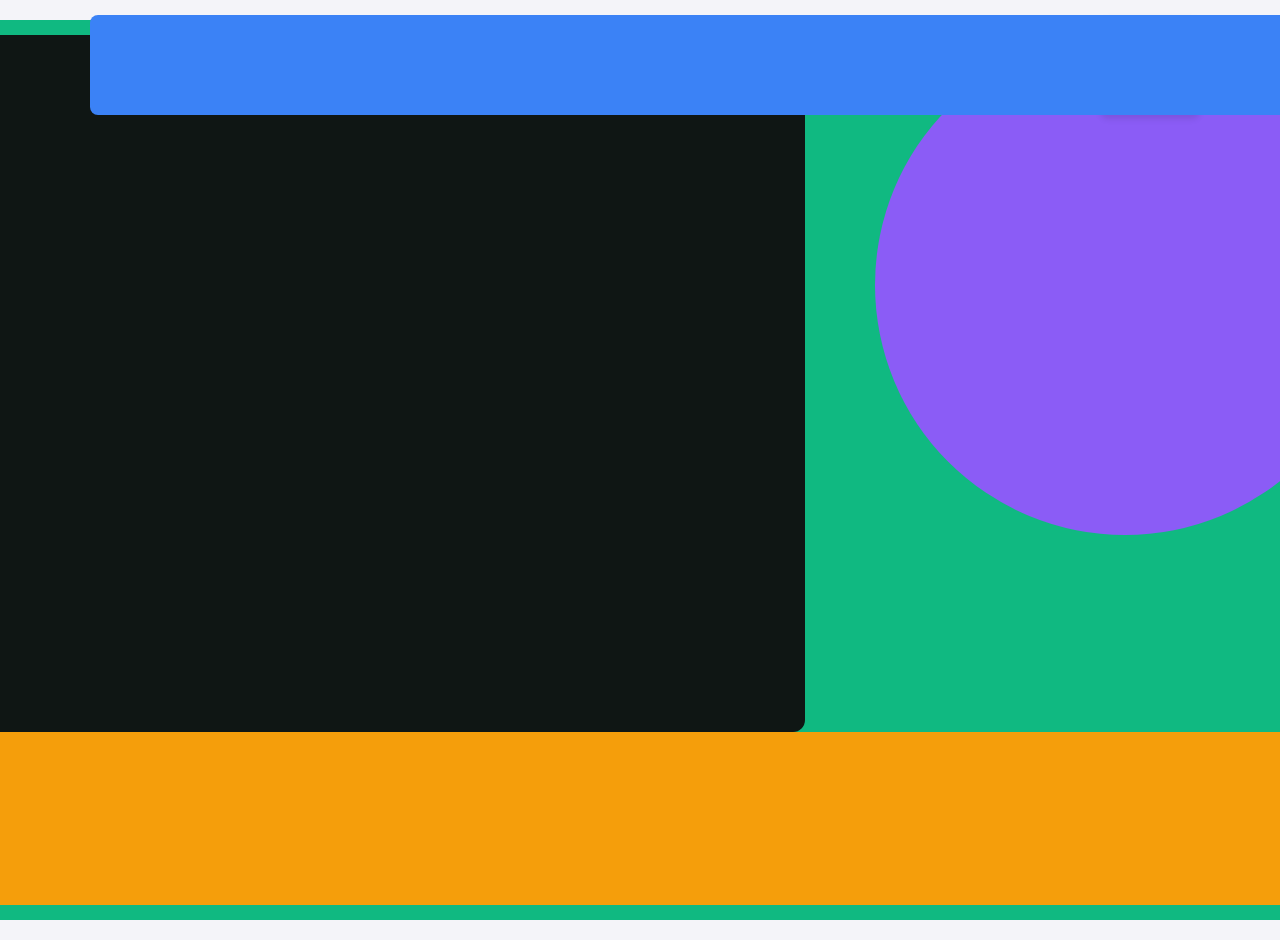
<file: modulo-04/index.html>
<!DOCTYPE html>
<html lang="pt-BR">
<head>
  <meta charset="UTF-8">
  <meta name="viewport" content="width=device-width, initial-scale=1.0">
  <title>Layout Geométrico</title>
  <link rel="stylesheet" href="style.css">
</head>
<body>

  <!-- Quadrado Fixo -->
  <div class="quadrado-fixo"></div>

  <!-- Retângulo Superior -->
  <div class="retangulo-cima"> </div>

  <!-- Quadrado Central -->
  <div class="quadrado-central">
    
    <!-- Quadrado no canto superior esquerdo -->
    <div class="quadrado-canto"> </div>

    <!-- Círculo no canto superior direito -->
    <div class="circulo-canto"></div>

    <!-- Retângulo em Baixo -->
    <div class="retangulo-embaixo"></div>
   
    <!-- Retângulo em Baixo -->
    <div class="quadrado-embaixo"></div>

  </div>

</body>
</html>
</file>
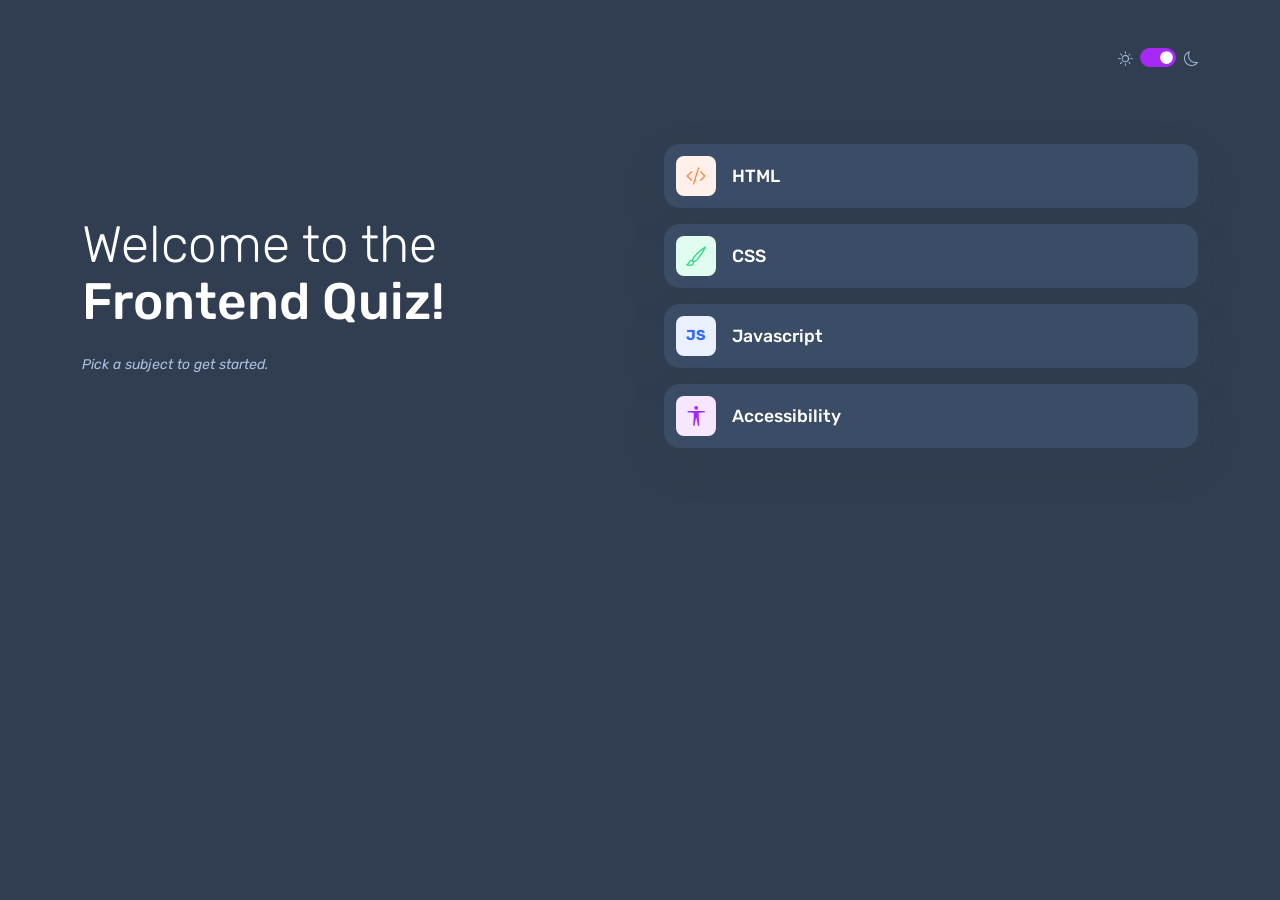
<file: modulo-05/desafio/index.html>
<!DOCTYPE html>
<html lang="pt-BR" data-bs-theme="dark">
<head>
  <meta charset="UTF-8">
  <meta name="viewport" content="width=device-width, initial-scale=1">
  <title>Frontend Quiz</title>
  <link href="https://cdn.jsdelivr.net/npm/bootstrap@5.3.3/dist/css/bootstrap.min.css" rel="stylesheet">
  <link href="https://cdn.jsdelivr.net/npm/bootstrap-icons@1.11.3/font/bootstrap-icons.min.css" rel="stylesheet">
  <link href="https://fonts.googleapis.com/css2?family=Rubik:ital,wght@0,300;0,400;0,500;1,400&display=swap" rel="stylesheet">
  <link rel="stylesheet" href="style.css">

   
</head>
<body>
  <div class="container py-4 py-lg-5">

    <!-- Toggle sol / lua -->
    <div class="d-flex justify-content-end align-items-center gap-2 theme-switch mb-4 mb-lg-5">
      <i class="bi bi-brightness-high" aria-hidden="true"></i>
      <div class="form-check form-switch m-0 p-0 d-flex">
        <input class="form-check-input m-0" type="checkbox" role="switch" id="themeSwitch" checked aria-label="Alternar tema escuro">
      </div>
      <i class="bi bi-moon" aria-hidden="true"></i>
    </div>

    <div class="row align-items-center g-5 pt-lg-4">
      <!-- Título -->
      <div class="col-lg-6">
        <h1 class="m-0">
          <span class="welcome-light d-block">Welcome to the</span>
          <span class="welcome-bold d-block">Frontend Quiz!</span>
        </h1>
        <p class="hint mt-4 mb-0">Pick a subject to get started.</p>
      </div>

      <!-- Assuntos -->
      <div class="col-lg-6">
        <div class="d-grid gap-3">
          <button type="button" class="btn subject-btn d-flex align-items-center gap-3 text-start">
            <span class="icon-box icon-html"><i class="bi bi-code-slash"></i></span> HTML
          </button>
          <button type="button" class="btn subject-btn d-flex align-items-center gap-3 text-start">
            <span class="icon-box icon-css"><i class="bi bi-brush"></i></span> CSS
          </button>
          <button type="button" class="btn subject-btn d-flex align-items-center gap-3 text-start">
            <span class="icon-box icon-js">JS</span> Javascript
          </button>
          <button type="button" class="btn subject-btn d-flex align-items-center gap-3 text-start">
            <span class="icon-box icon-a11y"><i class="bi bi-universal-access"></i></span> Accessibility
          </button>
        </div>
      </div>
    </div>
  </div>

  <script src="https://cdn.jsdelivr.net/npm/bootstrap@5.3.3/dist/js/bootstrap.bundle.min.js"></script>
  <script>
    // Alterna entre tema escuro e claro
    const sw = document.getElementById('themeSwitch');
    sw.addEventListener('change', () => {
      const dark = sw.checked;
      document.documentElement.setAttribute('data-bs-theme', dark ? 'dark' : 'light');
      document.body.style.backgroundColor = dark ? '#313e51' : '#f4f6fa';
      document.body.style.color = dark ? '#fff' : '#313e51';
      document.querySelectorAll('.subject-btn').forEach(b => {
        b.style.backgroundColor = dark ? '#3b4d66' : '#fff';
        b.style.color = dark ? '#fff' : '#313e51';
      });
    });
  </script>
</body>
</html>
</file>
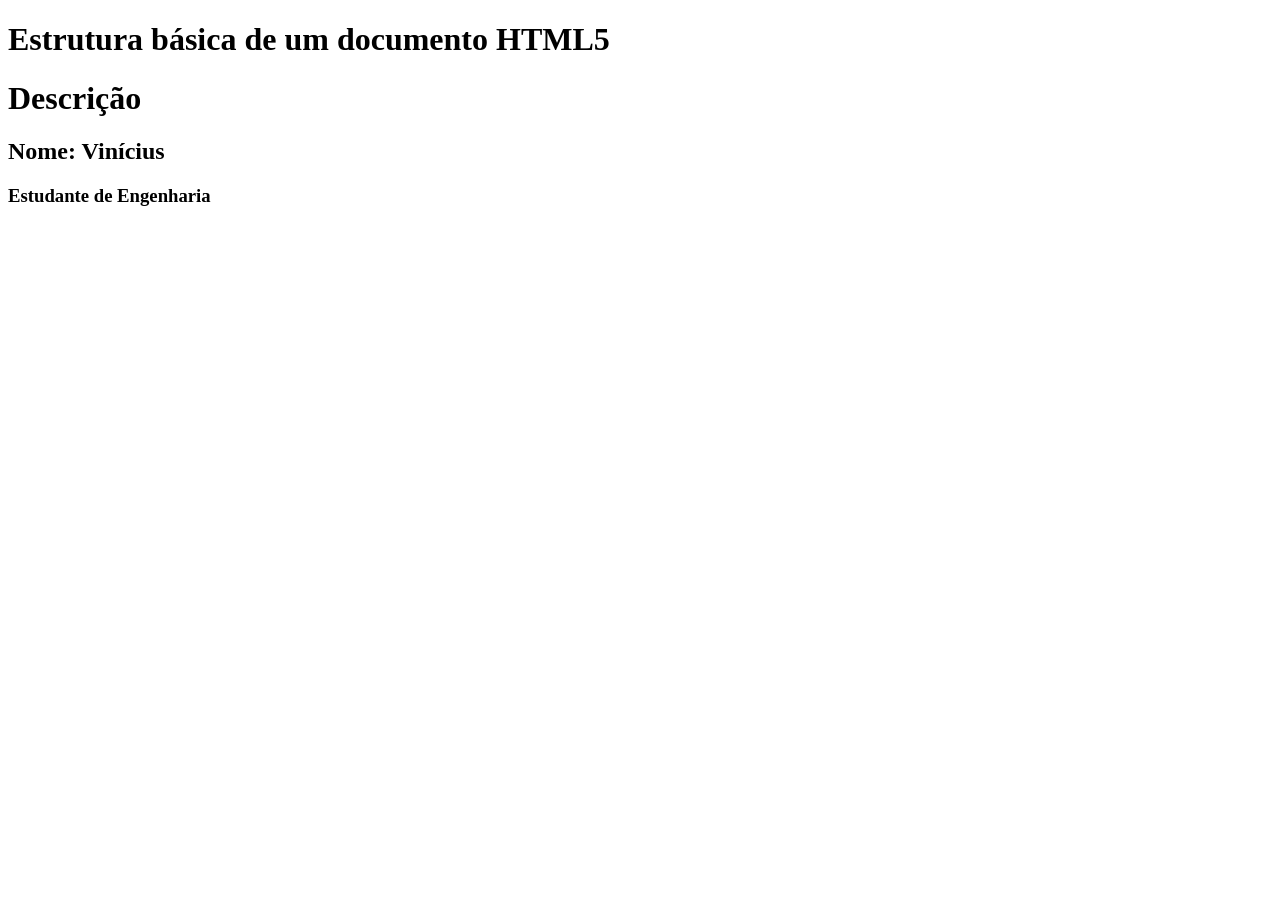
<file: atv.html>
<!DOCTYPE html>
<html lang="en">
<head>
    <meta charset="UTF-8">
    <meta name="viewport" content="width=device-width, initial-scale=1.0">
    <title>Document</title>
</head>

<body>
    <h1>Estrutura básica de um documento HTML5</h1>
    <h1>Descrição</h1>
    <h2>Nome: Vinícius</h2>
    <h3>Estudante de Engenharia </h3>
</body>

</html>
</file>
<file: modulo-04/style.css>
* {
  box-sizing: border-box;
  margin: 0;
  padding: 0;
}

body {
  min-height: 100vh;
  display: flex;
  flex-direction: column;
  align-items: center;
  padding: 20px;
  font-family: Arial, sans-serif;
  background-color: #f4f4f9;
}

.retangulo-cima {
  position: fixed;     
  top: 15px;           
  left:  90px;          
  width: 1200px;       
  height: 100px;
  background-color: #3b82f6; 
  color: white;
  border-radius: 8px;
  z-index: 999;        /* Fica por cima de outros elementos */
  display: flex;
  align-items: center;
  justify-content: center;
  font-size: 12px;
  font-weight: bold;
}

.quadrado-fixo {
  position: fixed;
  top: 15px;
  right: 80px; 
  width: 100px;
  height: 100px;
  background-color: #ef4444; 
  color: white;
  border-radius: 8px;
  z-index: 999;
  display: flex;
  align-items: center;
  justify-content: center;
  font-size: 12px;
  font-weight: bold;
  box-shadow: 0 4px 6px rgba(0, 0, 0, 0.1);
}


.quadrado-central {
  position: relative;
  width: 1500px;
  height: 900px;
  background-color: #10b981; 
  color: white;
  border-radius: 12px;
  display: flex;
  flex-direction: column;
  justify-content: flex-end;
  padding: 15px;
}


.circulo-canto {
  position: absolute;
  top: 15px;
  right: 15px;
  width: 500px;
  height: 500px;
  background-color: #8b5cf6; 
  color: white;
  border-radius: 50%;
  display: flex;
  align-items: center;
  justify-content: center;
  font-size: 12px;
  font-weight: bold;
}


.retangulo-embaixo {
  width: 100%;
  height: 200px;
  background-color: #f59e0b; 
  color: white;
  border-radius: 8px;
  display: flex;
  align-items: center;
  justify-content: center;
  font-weight: bold;
}

.quadrado-canto {
  position: relative;
  width: 900px;
  height: 800px;
  background-color: #0f1614; 
  color: rgb(7, 6, 6);
  border-radius: 12px;
  display: flex;
  flex-direction: column;
  justify-content: flex-end;
  padding: 15px;
}
</file>
<file: modulo-05/desafio/style.css>
body {
      font-family: "Rubik", sans-serif;
      background-color: #313e51;
      color: #fff;
      min-height: 100vh;
    }
    .welcome-light { font-weight: 300; font-size: clamp(2rem, 4vw, 3.5rem); line-height: 1.1; }
    .welcome-bold { font-weight: 500; font-size: clamp(2rem, 4vw, 3.5rem); line-height: 1.1; }
    .hint { font-style: italic; font-size: .875rem; color: #abc1e1; }

    /* Toggle de tema */
    .theme-switch .form-check-input {
      width: 2.25rem; height: 1.2rem; cursor: pointer;
      background-color: #a729f5; border-color: #a729f5;
      --bs-form-switch-bg: url("data:image/svg+xml,%3csvg xmlns='http://www.w3.org/2000/svg' viewBox='-4 -4 8 8'%3e%3ccircle r='3' fill='%23fff'/%3e%3c/svg%3e");
    }
    .theme-switch .form-check-input:checked { background-color: #a729f5; border-color: #a729f5; }
    .theme-switch .form-check-input:focus { box-shadow: 0 0 0 .25rem rgba(167, 41, 245, .35); }
    .theme-switch i { color: #abc1e1; font-size: .9rem; }

    /* Opções */
    .subject-btn {
      background-color: #3b4d66;
      border: 0;
      border-radius: 1rem;
      color: #fff;
      font-weight: 500;
      font-size: 1.1rem;
      padding: .75rem;
      box-shadow: 0 16px 40px rgba(49, 62, 81, .14);
    }
    .subject-btn:hover, .subject-btn:focus-visible { background-color: #44587a; color: #fff; }
    .subject-btn:focus-visible { outline: 2px solid #a729f5; outline-offset: 2px; }
    .icon-box {
      width: 2.5rem; height: 2.5rem;
      border-radius: .5rem;
      display: inline-flex; align-items: center; justify-content: center;
      font-size: 1.25rem;
      flex-shrink: 0;
    }
    .icon-html { background: #fff1e9; color: #ff7e35; }
    .icon-css { background: #e0fdef; color: #26d782; }
    .icon-js { background: #ebf0ff; color: #306aff; font-weight: 700; font-size: .9rem; }
    .icon-a11y { background: #f6e7ff; color: #a729f5; }
</file>
